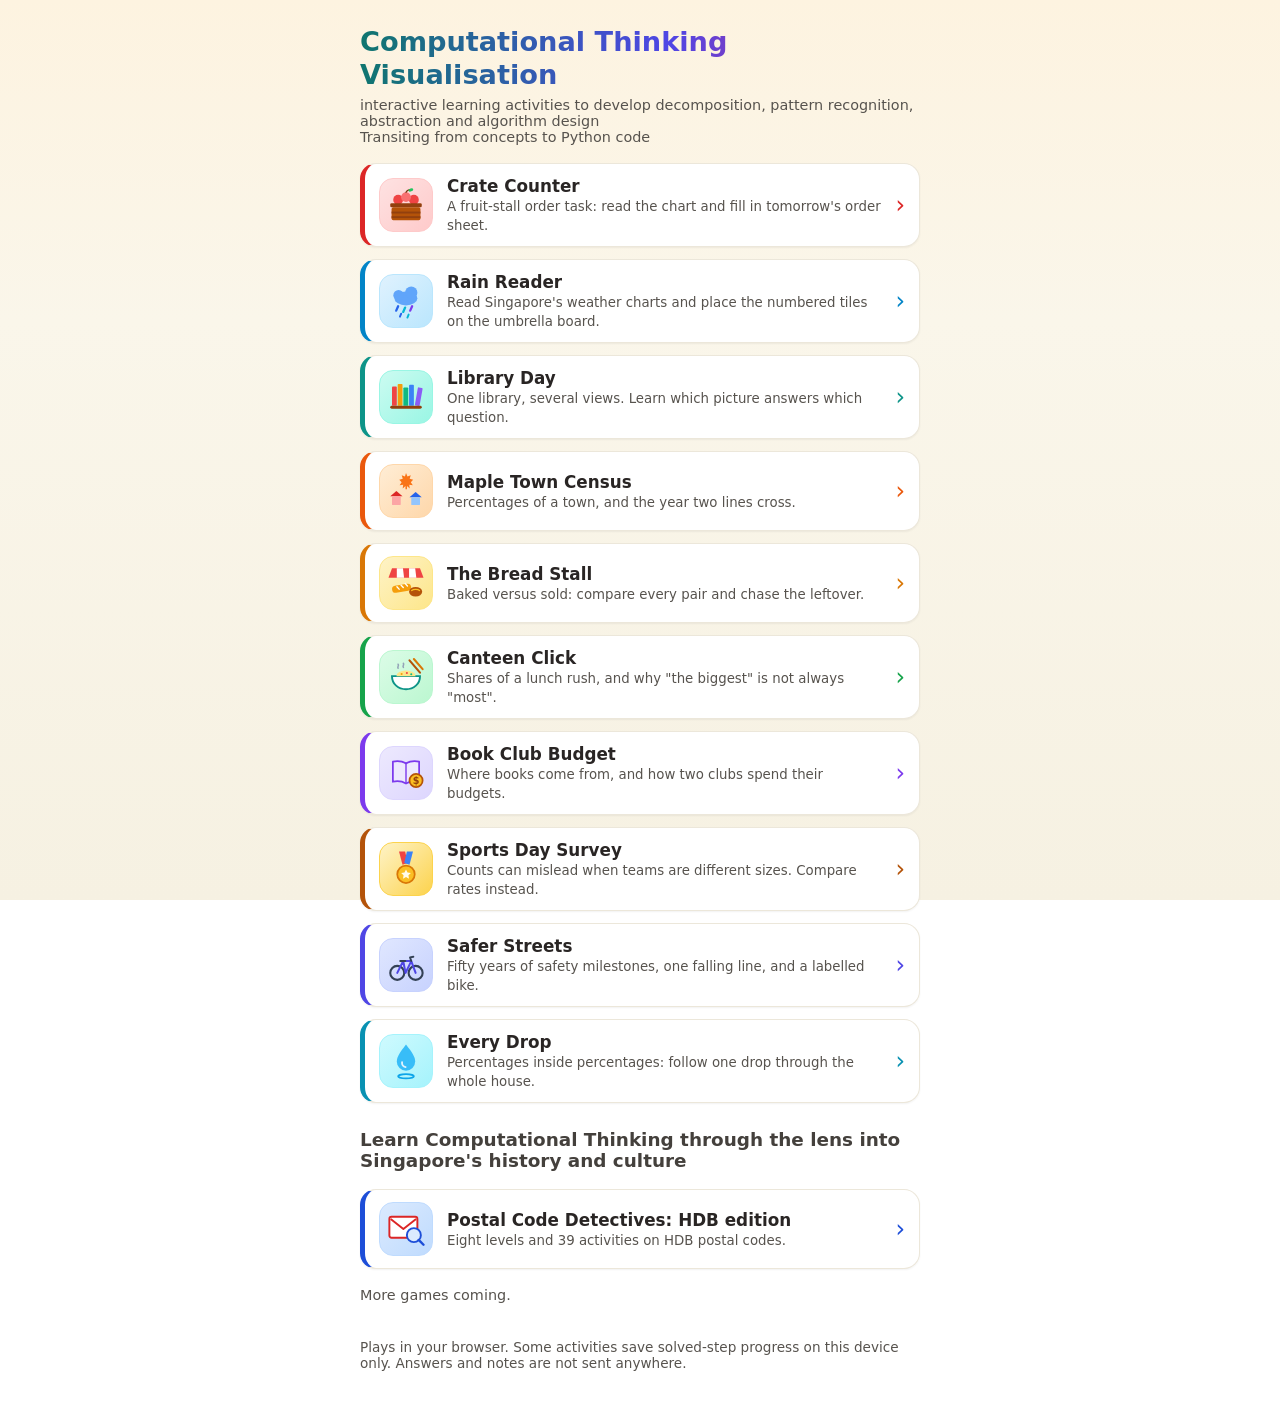
<file: index.html>
<!doctype html>
<html lang="en">
<head>
<meta charset="utf-8">
<meta name="viewport" content="width=device-width, initial-scale=1">
<title>Computational Thinking Visualisation - interactive learning activities</title>
<meta name="description" content="Computational Thinking Visualisation - interactive learning activities to develop decomposition, pattern recognition, abstraction and algorithm design. Transiting from concepts to Python code">
<link rel="stylesheet" href="style.css">
</head>
<body>
<header><h1>Computational Thinking Visualisation</h1><p class="series">interactive learning activities to develop decomposition, pattern recognition, abstraction and algorithm design<br>Transiting from concepts to Python code</p></header>
<main>
<ul class="games">
<li><a class="game g-crate" href="crate-counter/"><span class="ico" aria-hidden="true"><svg viewBox="0 0 48 48" focusable="false"><circle cx="15" cy="18" r="5.6" fill="#ef4444"/><circle cx="33" cy="18" r="5.6" fill="#ef4444"/><circle cx="24" cy="15" r="5.6" fill="#f87171"/><path d="M24 9.4c.8-1.8 2.4-2.8 4.2-3" fill="none" stroke="#78350f" stroke-width="1.6" stroke-linecap="round"/><ellipse cx="29.6" cy="6.8" rx="2.8" ry="1.7" fill="#22c55e" transform="rotate(-18 29.6 6.8)"/><rect x="6" y="22" width="36" height="4.5" rx="1.5" fill="#92400e"/><rect x="7.5" y="26.5" width="33" height="15" rx="2" fill="#b45309"/><rect x="7.5" y="31.5" width="33" height="2.2" fill="#92400e"/><rect x="7.5" y="36.8" width="33" height="2.2" fill="#92400e"/></svg></span><span><b>Crate Counter</b><small>A fruit-stall order task: read the chart and fill in tomorrow's order sheet.</small></span></a></li>
<li><a class="game g-rain" href="rain-reader/"><span class="ico" aria-hidden="true"><svg viewBox="0 0 48 48" focusable="false"><g fill="#60a5fa"><ellipse cx="24" cy="21" rx="13" ry="8"/><circle cx="15.5" cy="17.5" r="6"/><circle cx="30" cy="14.5" r="7"/></g><path d="M15 30l-2.2 5" stroke="#2563eb" stroke-width="2.6" stroke-linecap="round"/><path d="M23 31.5l-2.2 5" stroke="#06b6d4" stroke-width="2.6" stroke-linecap="round"/><path d="M31 30l-2.2 5" stroke="#7c3aed" stroke-width="2.6" stroke-linecap="round"/><path d="M18.5 38.5l-1.4 3.4" stroke="#2563eb" stroke-width="2.2" stroke-linecap="round"/><path d="M27 39.5l-1.4 3.4" stroke="#06b6d4" stroke-width="2.2" stroke-linecap="round"/></svg></span><span><b>Rain Reader</b><small>Read Singapore's weather charts and place the numbered tiles on the umbrella board.</small></span></a></li>
<li><a class="game g-library" href="chart-detectives.html#/g/library"><span class="ico" aria-hidden="true"><svg viewBox="0 0 48 48" focusable="false"><rect x="8" y="12" width="5.5" height="22" rx="1" fill="#ef4444"/><rect x="14.5" y="9" width="5.5" height="25" rx="1" fill="#f59e0b"/><rect x="21" y="13" width="5.5" height="21" rx="1" fill="#10b981"/><rect x="27.5" y="10" width="5.5" height="24" rx="1" fill="#3b82f6"/><rect x="34" y="13" width="5.5" height="21" rx="1" fill="#8b5cf6" transform="rotate(10 36.7 34)"/><rect x="6" y="34" width="36" height="3.4" rx="1.7" fill="#92400e"/></svg></span><span><b>Library Day</b><small>One library, several views. Learn which picture answers which question.</small></span></a></li>
<li><a class="game g-census" href="chart-detectives.html#/g/census"><span class="ico" aria-hidden="true"><svg viewBox="0 0 48 48" focusable="false"><path d="M24 3.5l1.7 3.9 3.7-1.3-1.2 4 4 .9-2.7 3 2.3 3.3-4.1-.4.6 4.1-3.2-2.7v3.6h-1.7v-3.6l-3.2 2.7.6-4.1-4.1.4 2.3-3.3-2.7-3 4-.9-1.2-4 3.7 1.3z" fill="#f97316"/><path d="M6 30l7-6 7 6z" fill="#dc2626"/><rect x="8" y="30" width="10" height="10" rx="1" fill="#fca5a5"/><path d="M28 31l7-6 7 6z" fill="#2563eb"/><rect x="30" y="31" width="10" height="9" rx="1" fill="#93c5fd"/></svg></span><span><b>Maple Town Census</b><small>Percentages of a town, and the year two lines cross.</small></span></a></li>
<li><a class="game g-bakery" href="chart-detectives.html#/g/bakery"><span class="ico" aria-hidden="true"><svg viewBox="0 0 48 48" focusable="false"><path d="M8 7h32l4 11H4z" fill="#ef4444"/><path d="M13.5 7h7l1.3 11h-8.3zM27.5 7h7l1.3 11h-8.3z" fill="#fff"/><rect x="8" y="26" width="22" height="8" rx="4" fill="#f59e0b" transform="rotate(-10 19 30)"/><path d="M14 27.5l2 3M19 26.5l2 3M24 25.5l2 3" stroke="#fff" stroke-width="1.6" stroke-linecap="round" transform="rotate(-10 19 30)"/><ellipse cx="35" cy="34" rx="7.5" ry="5.5" fill="#b45309"/><path d="M30.5 32.5c2-1.5 7-1.5 9 0" stroke="#fbbf24" stroke-width="1.5" fill="none" stroke-linecap="round"/></svg></span><span><b>The Bread Stall</b><small>Baked versus sold: compare every pair and chase the leftover.</small></span></a></li>
<li><a class="game g-canteen" href="chart-detectives.html#/g/canteen"><span class="ico" aria-hidden="true"><svg viewBox="0 0 48 48" focusable="false"><path d="M8 23h32c0 9-7.2 15-16 15S8 32 8 23z" fill="#fff" stroke="#0d9488" stroke-width="2.2"/><path d="M13 23a11 6.5 0 0 1 22 0z" fill="#fde68a"/><circle cx="19" cy="20.5" r="1.2" fill="#f59e0b"/><circle cx="25" cy="19.5" r="1.2" fill="#ef4444"/><circle cx="30" cy="20.8" r="1.2" fill="#10b981"/><line x1="28" y1="5" x2="40" y2="19" stroke="#b45309" stroke-width="2.4" stroke-linecap="round"/><line x1="33" y1="3.5" x2="43" y2="15" stroke="#d97706" stroke-width="2.4" stroke-linecap="round"/><path d="M15 14c-1.4-1.8 1.4-2.8 0-4.6M21 13c-1.4-1.8 1.4-2.8 0-4.6" stroke="#94a3b8" stroke-width="1.8" fill="none" stroke-linecap="round"/></svg></span><span><b>Canteen Click</b><small>Shares of a lunch rush, and why &quot;the biggest&quot; is not always &quot;most&quot;.</small></span></a></li>
<li><a class="game g-books" href="chart-detectives.html#/g/weather"><span class="ico" aria-hidden="true"><svg viewBox="0 0 48 48" focusable="false"><path d="M24 13c-4.5-2.6-9.5-3.2-15-2v23c5.5-1.2 10.5-.6 15 2 4.5-2.6 9.5-3.2 15-2V11c-5.5-1.2-10.5-.6-15 2z" fill="#ede9fe" stroke="#7c3aed" stroke-width="2" stroke-linejoin="round"/><line x1="24" y1="13" x2="24" y2="36" stroke="#7c3aed" stroke-width="1.6"/><circle cx="35.5" cy="32.5" r="7.5" fill="#fbbf24" stroke="#b45309" stroke-width="2"/><text x="35.5" y="37" font-family="system-ui,sans-serif" font-size="11" font-weight="700" fill="#92400e" text-anchor="middle">$</text></svg></span><span><b>Book Club Budget</b><small>Where books come from, and how two clubs spend their budgets.</small></span></a></li>
<li><a class="game g-sports" href="chart-detectives.html#/g/sports"><span class="ico" aria-hidden="true"><svg viewBox="0 0 48 48" focusable="false"><path d="M16 4h7l3 13-6 2z" fill="#ef4444"/><path d="M32 4h-7l-3 13 6 2z" fill="#3b82f6"/><circle cx="24" cy="30" r="10" fill="#fbbf24" stroke="#d97706" stroke-width="2"/><path d="M24 24.5l1.7 3.4 3.8.6-2.7 2.7.6 3.8-3.4-1.8-3.4 1.8.6-3.8-2.7-2.7 3.8-.6z" fill="#fffbeb"/></svg></span><span><b>Sports Day Survey</b><small>Counts can mislead when teams are different sizes. Compare rates instead.</small></span></a></li>
<li><a class="game g-streets" href="chart-detectives.html#/g/streets"><span class="ico" aria-hidden="true"><svg viewBox="0 0 48 48" focusable="false" fill="none"><circle cx="14" cy="33" r="8" stroke="#334155" stroke-width="2.4"/><circle cx="35" cy="33" r="8" stroke="#334155" stroke-width="2.4"/><path d="M14 33l6.8-13.5H30L35 33M23.5 33l-2.7-13.5M30 19.5L23.5 33" stroke="#4f46e5" stroke-width="2.3" stroke-linecap="round" stroke-linejoin="round"/><path d="M17.5 19.5h5.5" stroke="#334155" stroke-width="2.4" stroke-linecap="round"/><path d="M30 19.5l-1.4-4.2 3.8-.8" stroke="#334155" stroke-width="2.2" stroke-linecap="round" stroke-linejoin="round"/></svg></span><span><b>Safer Streets</b><small>Fifty years of safety milestones, one falling line, and a labelled bike.</small></span></a></li>
<li><a class="game g-water" href="chart-detectives.html#/g/water"><span class="ico" aria-hidden="true"><svg viewBox="0 0 48 48" focusable="false"><path d="M24 5c6.5 8.5 10.5 13.8 10.5 19.5a10.5 10.5 0 0 1-21 0C13.5 18.8 17.5 13.5 24 5z" fill="#38bdf8"/><path d="M19.5 25.5a5 5 0 0 0 4 5.5" stroke="#e0f2fe" stroke-width="2.2" fill="none" stroke-linecap="round"/><ellipse cx="24" cy="41.5" rx="9" ry="2.4" fill="none" stroke="#0ea5e9" stroke-width="2"/></svg></span><span><b>Every Drop</b><small>Percentages inside percentages: follow one drop through the whole house.</small></span></a></li>
</ul>
<section aria-labelledby="sg-heading">
<h2 id="sg-heading" class="sg-heading">Learn Computational Thinking through the lens into Singapore's history and culture</h2>
<ul class="games">
<li><a class="game g-postal" href="https://files.instinct.com/cqdwir6bptwk-postal-code-detectives-hdb-edition"><span class="ico" aria-hidden="true"><svg viewBox="0 0 48 48" focusable="false"><rect x="5" y="10" width="32" height="24" rx="2.5" fill="#fff" stroke="#dc2626" stroke-width="2.2"/><path d="M6.5 12.5L21 24l14.5-11.5" fill="none" stroke="#dc2626" stroke-width="2.2" stroke-linejoin="round"/><circle cx="33" cy="31" r="8" fill="#dbeafe" stroke="#1d4ed8" stroke-width="2.2"/><line x1="38.5" y1="36.5" x2="44" y2="42" stroke="#1d4ed8" stroke-width="2.8" stroke-linecap="round"/></svg></span><span><b>Postal Code Detectives: HDB edition</b><small>Eight levels and 39 activities on HDB postal codes.</small></span></a></li>
</ul>
</section>
<p class="soon">More games coming.</p>
</main>
<footer><p>Plays in your browser. Some activities save solved-step progress on this device only. Answers and notes are not sent anywhere.</p></footer>
</body>
</html>
</file>
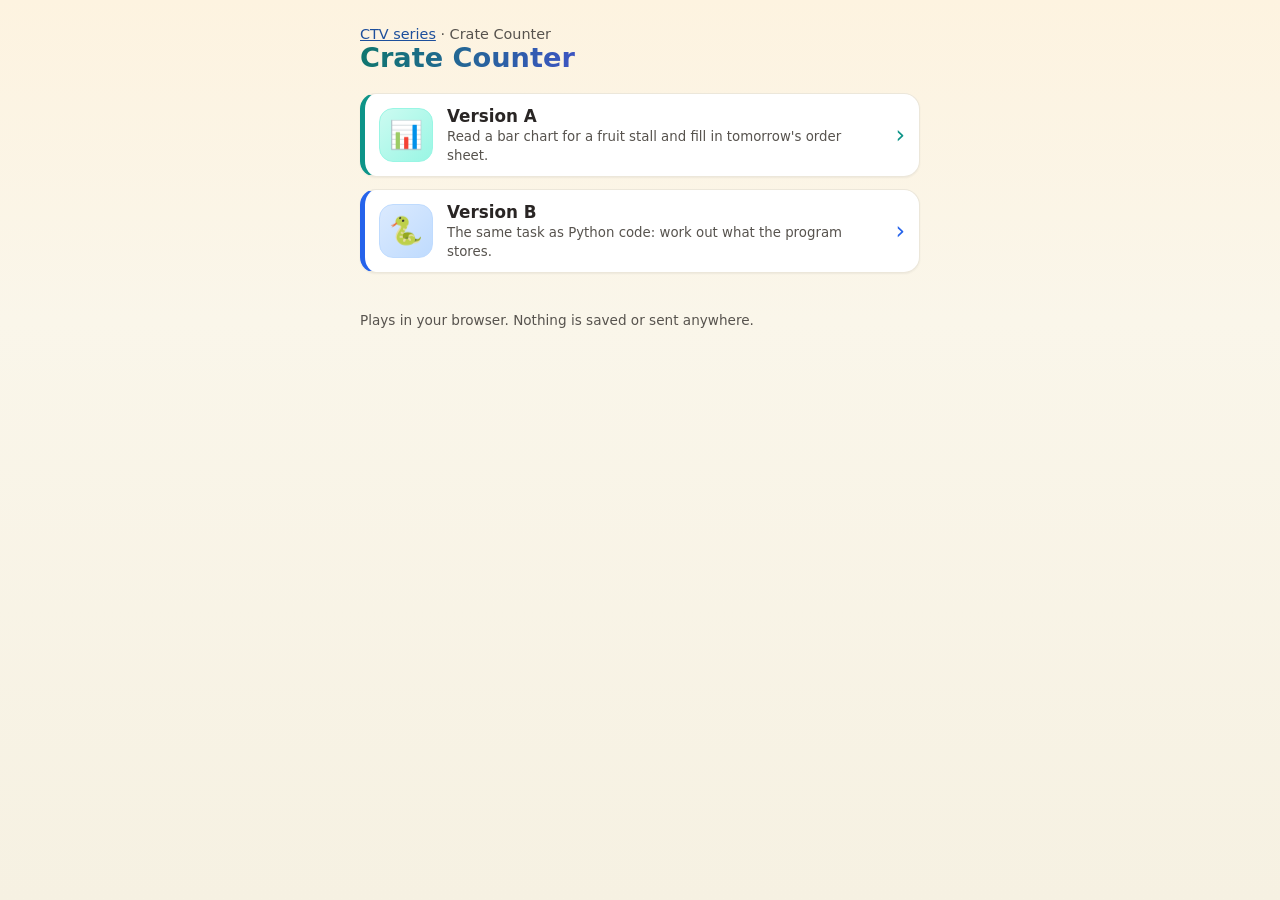
<file: crate-counter/index.html>
<!doctype html>
<html lang="en">
<head>
<meta charset="utf-8">
<meta name="viewport" content="width=device-width, initial-scale=1">
<title>Crate Counter - CTV</title>
<meta name="description" content="Crate Counter, a CTV activity. Version A uses a bar chart, version B uses Python code.">
<link rel="stylesheet" href="../style.css">
</head>
<body>
<header><p class="series"><a href="../">CTV series</a> &middot; Crate Counter</p><h1>Crate Counter</h1></header>
<main>
<ul class="games">
<li><a class="game g-visual" href="a/"><span class="ico" aria-hidden="true">📊</span><span><b>Version A</b><small>Read a bar chart for a fruit stall and fill in tomorrow's order sheet.</small></span></a></li>
<li><a class="game g-python" href="b/"><span class="ico" aria-hidden="true">🐍</span><span><b>Version B</b><small>The same task as Python code: work out what the program stores.</small></span></a></li>
</ul>
</main>
<footer><p>Plays in your browser. Nothing is saved or sent anywhere.</p></footer>
</body>
</html>
</file>
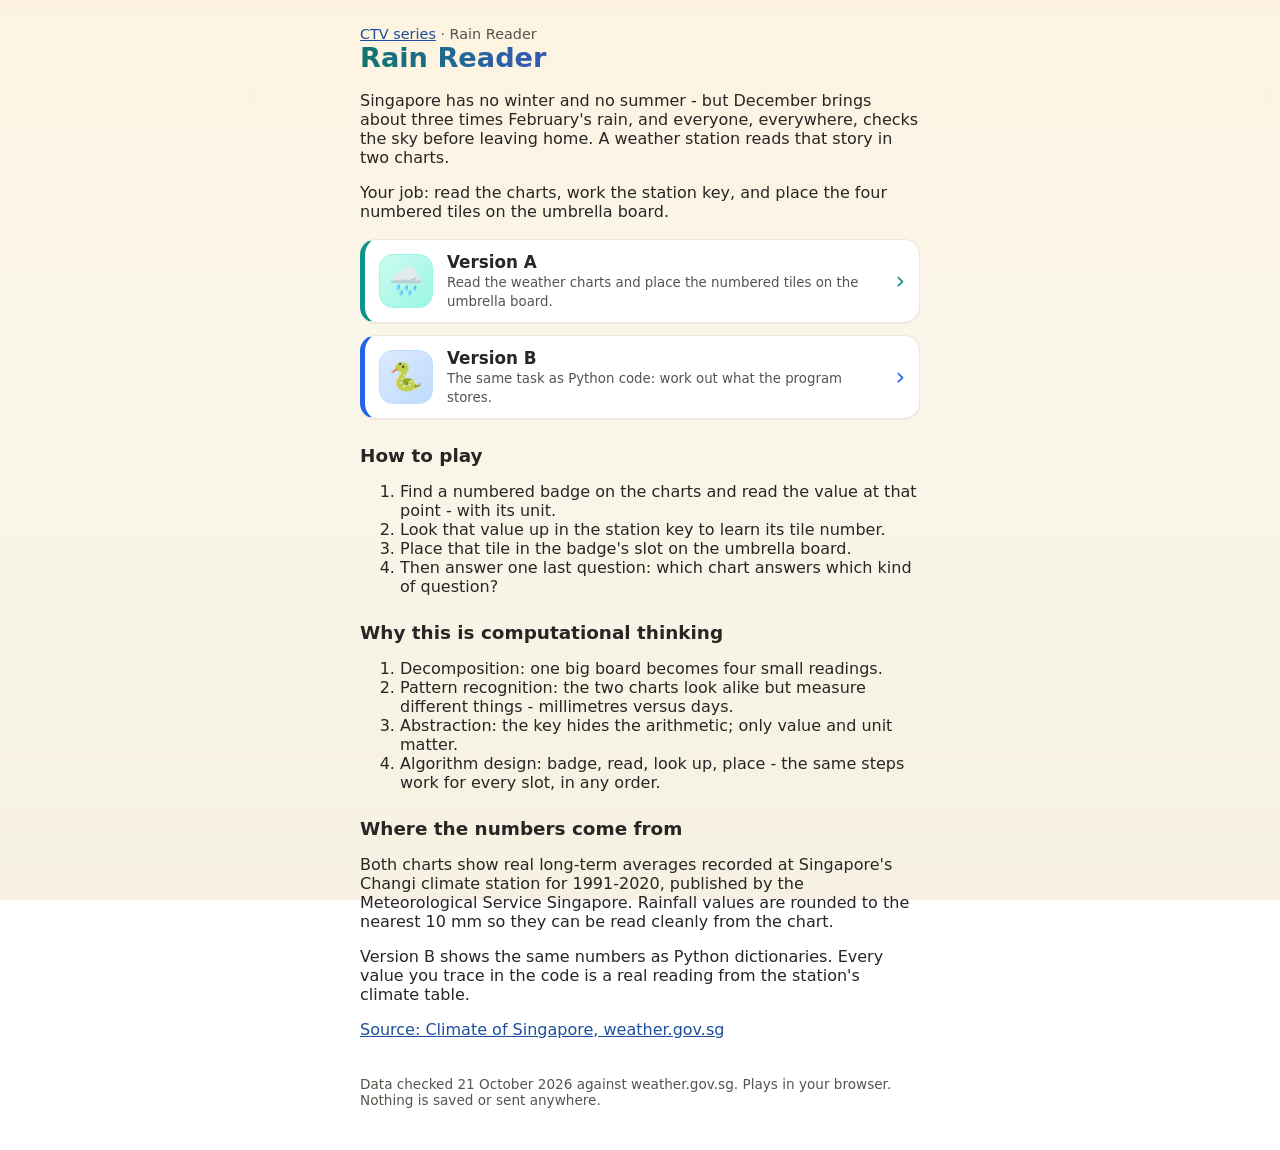
<file: rain-reader/index.html>
<!doctype html>
<html lang="en">
<head>
<meta charset="utf-8">
<meta name="viewport" content="width=device-width, initial-scale=1">
<title>Rain Reader - CTV</title>
<meta name="description" content="Rain Reader, a CTV activity. Version A reads weather charts, version B reads the same task as Python code.">
<link rel="stylesheet" href="../style.css">
</head>
<body>
<header><p class="series"><a href="../">CTV series</a> &middot; Rain Reader</p><h1>Rain Reader</h1></header>
<main>
<p>Singapore has no winter and no summer - but December brings about three times February's rain, and everyone, everywhere, checks the sky before leaving home. A weather station reads that story in two charts.</p>
<p>Your job: read the charts, work the station key, and place the four numbered tiles on the umbrella board.</p>
<ul class="games">
<li><a class="game g-visual" href="a/"><span class="ico" aria-hidden="true">🌧️</span><span><b>Version A</b><small>Read the weather charts and place the numbered tiles on the umbrella board.</small></span></a></li>
<li><a class="game g-python" href="b/"><span class="ico" aria-hidden="true">🐍</span><span><b>Version B</b><small>The same task as Python code: work out what the program stores.</small></span></a></li>
</ul>
<section aria-labelledby="rr-how">
<h2 id="rr-how" style="font-size:1.15rem;margin:26px 0 0">How to play</h2>
<ol>
<li>Find a numbered badge on the charts and read the value at that point - with its unit.</li>
<li>Look that value up in the station key to learn its tile number.</li>
<li>Place that tile in the badge's slot on the umbrella board.</li>
<li>Then answer one last question: which chart answers which kind of question?</li>
</ol>
</section>
<section aria-labelledby="rr-why">
<h2 id="rr-why" style="font-size:1.15rem;margin:26px 0 0">Why this is computational thinking</h2>
<ol>
<li>Decomposition: one big board becomes four small readings.</li>
<li>Pattern recognition: the two charts look alike but measure different things - millimetres versus days.</li>
<li>Abstraction: the key hides the arithmetic; only value and unit matter.</li>
<li>Algorithm design: badge, read, look up, place - the same steps work for every slot, in any order.</li>
</ol>
</section>
<section aria-labelledby="rr-data">
<h2 id="rr-data" style="font-size:1.15rem;margin:26px 0 0">Where the numbers come from</h2>
<p>Both charts show real long-term averages recorded at Singapore's Changi climate station for 1991-2020, published by the Meteorological Service Singapore. Rainfall values are rounded to the nearest 10 mm so they can be read cleanly from the chart.</p>
<p>Version B shows the same numbers as Python dictionaries. Every value you trace in the code is a real reading from the station's climate table.</p>
<p><a href="https://www.weather.gov.sg/climate-climate-of-singapore/">Source: Climate of Singapore, weather.gov.sg</a></p>
</section>
</main>
<footer><p>Data checked 21 October 2026 against weather.gov.sg. Plays in your browser. Nothing is saved or sent anywhere.</p></footer>
</body>
</html>
</file>
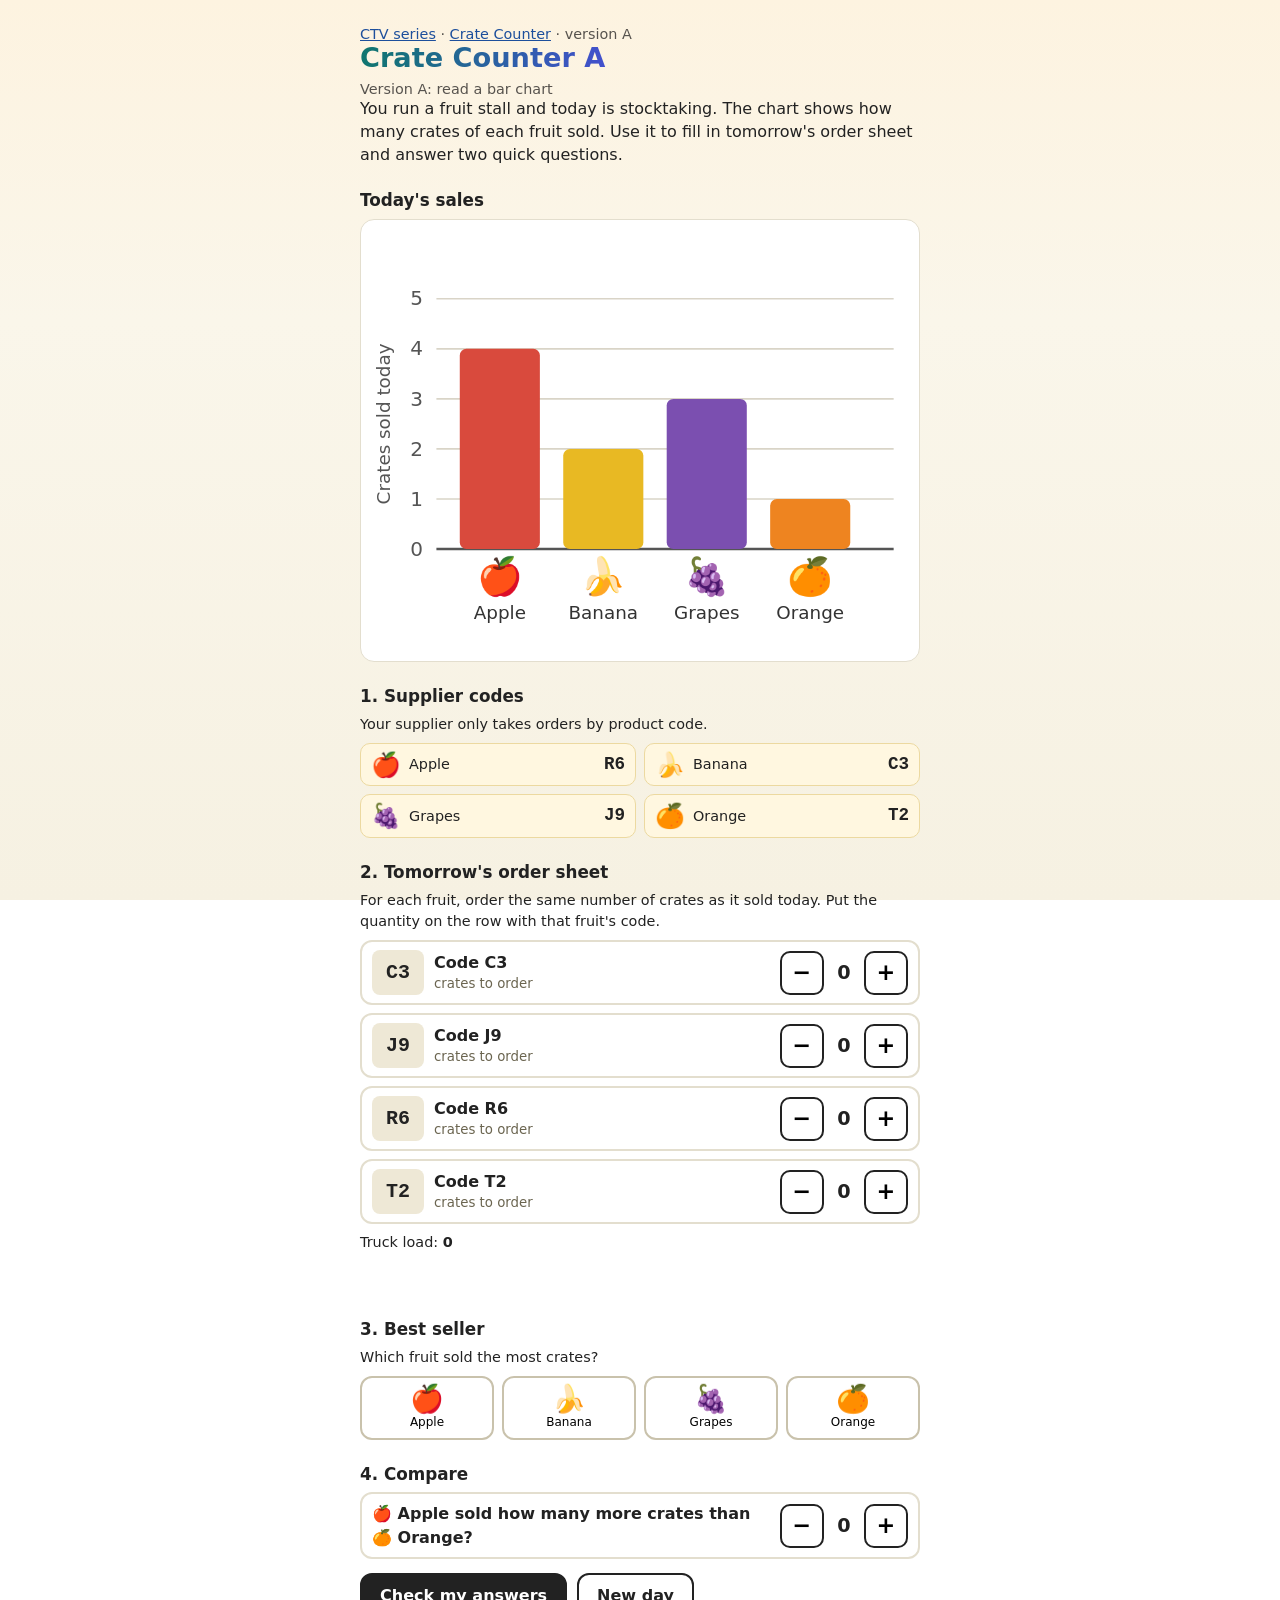
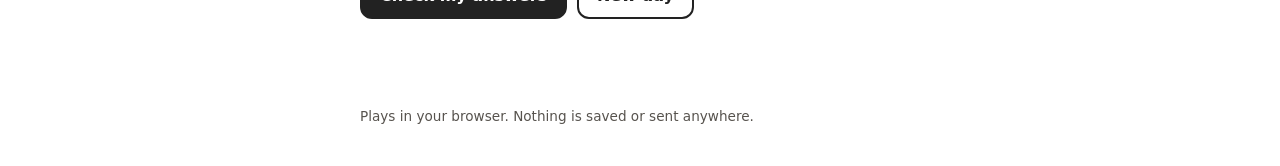
<file: crate-counter/a/index.html>
<!doctype html>
<html lang="en">
<head>
<meta charset="utf-8">
<meta name="viewport" content="width=device-width, initial-scale=1">
<title>Crate Counter A - CTV</title>
<meta name="description" content="Read the bar chart and fill in the order sheet. Version A of Crate Counter, a CTV activity.">
<link rel="stylesheet" href="../../style.css">
</head>
<body>
<header><p class="series"><a href="../../">CTV series</a> &middot; <a href="../">Crate Counter</a> &middot; version A</p><h1>Crate Counter A</h1><p class="series">Version A: read a bar chart</p></header>
<main><div id="game"></div></main>
<footer><p>Plays in your browser. Nothing is saved or sent anywhere.</p></footer>
<script type="module">
import { mount } from '../game.js';
mount(document.getElementById('game'), { variant: 'a' });
</script>
</body>
</html>
</file>
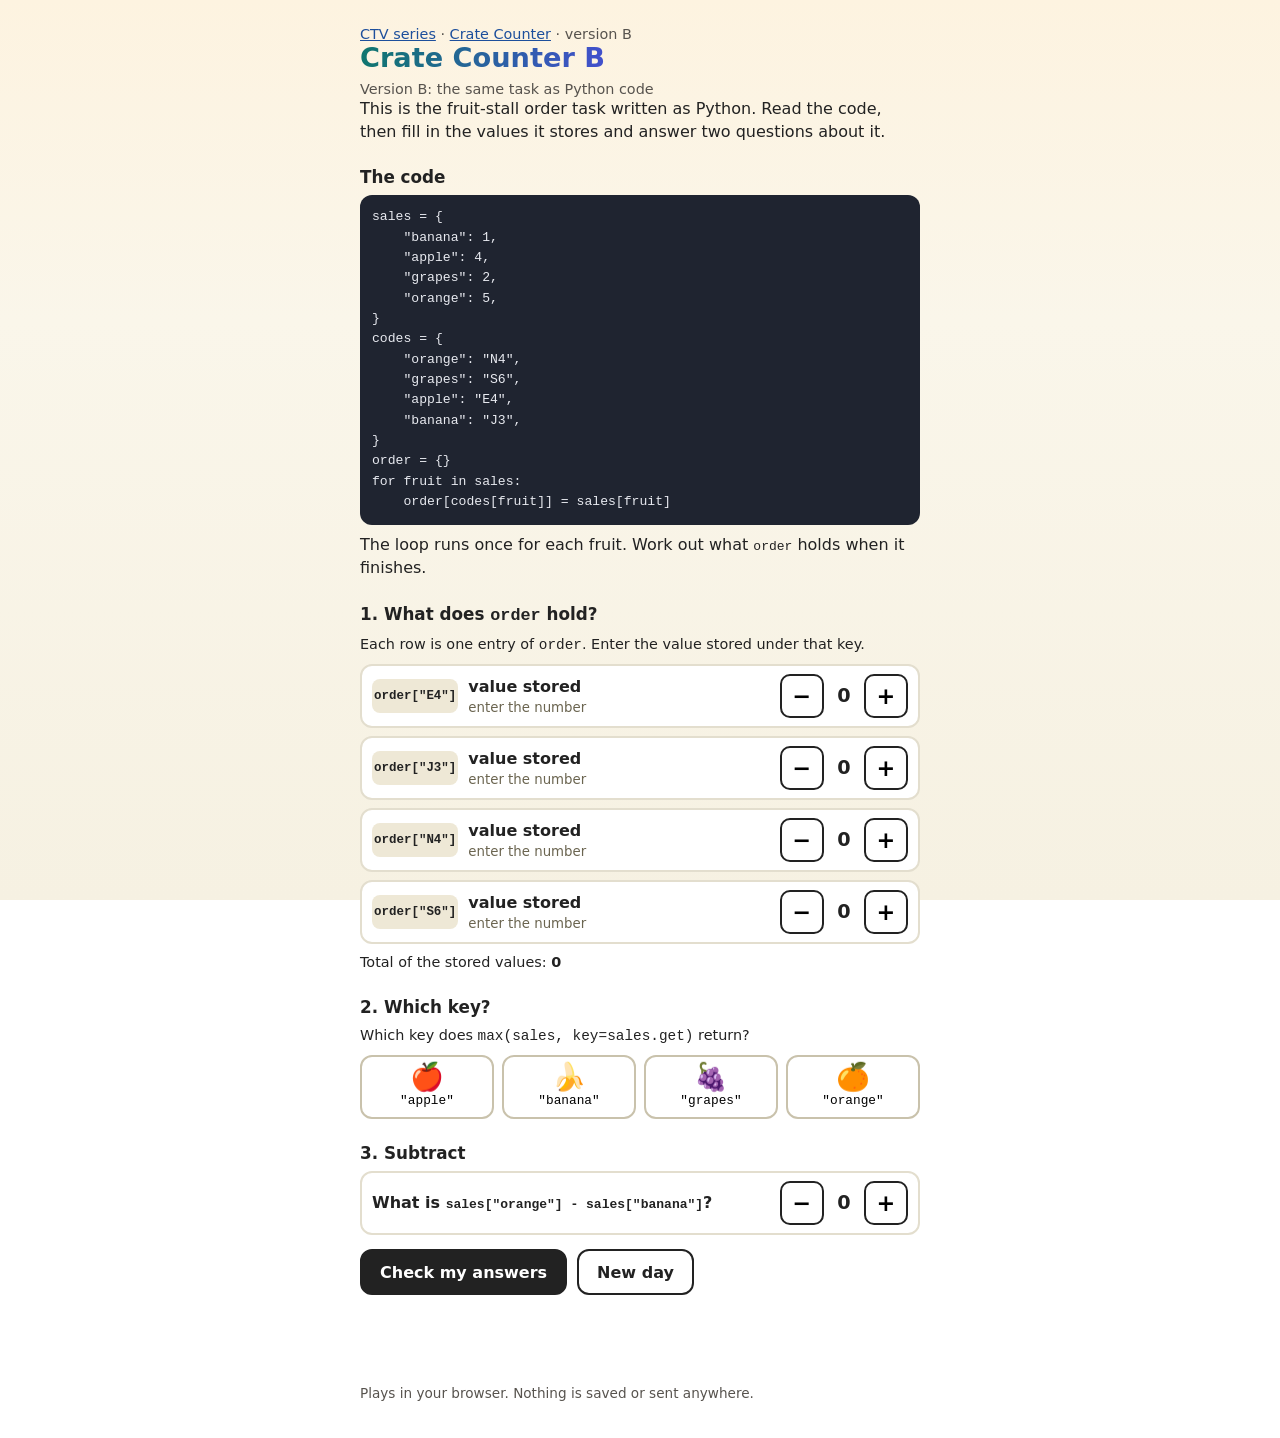
<file: crate-counter/b/index.html>
<!doctype html>
<html lang="en">
<head>
<meta charset="utf-8">
<meta name="viewport" content="width=device-width, initial-scale=1">
<title>Crate Counter B - CTV</title>
<meta name="description" content="Read Python code and work out what it stores. Version B of Crate Counter, a CTV activity.">
<link rel="stylesheet" href="../../style.css">
</head>
<body>
<header><p class="series"><a href="../../">CTV series</a> &middot; <a href="../">Crate Counter</a> &middot; version B</p><h1>Crate Counter B</h1><p class="series">Version B: the same task as Python code</p></header>
<main><div id="game"></div></main>
<footer><p>Plays in your browser. Nothing is saved or sent anywhere.</p></footer>
<script type="module">
import { mount } from '../game.js';
mount(document.getElementById('game'), { variant: 'b' });
</script>
</body>
</html>
</file>
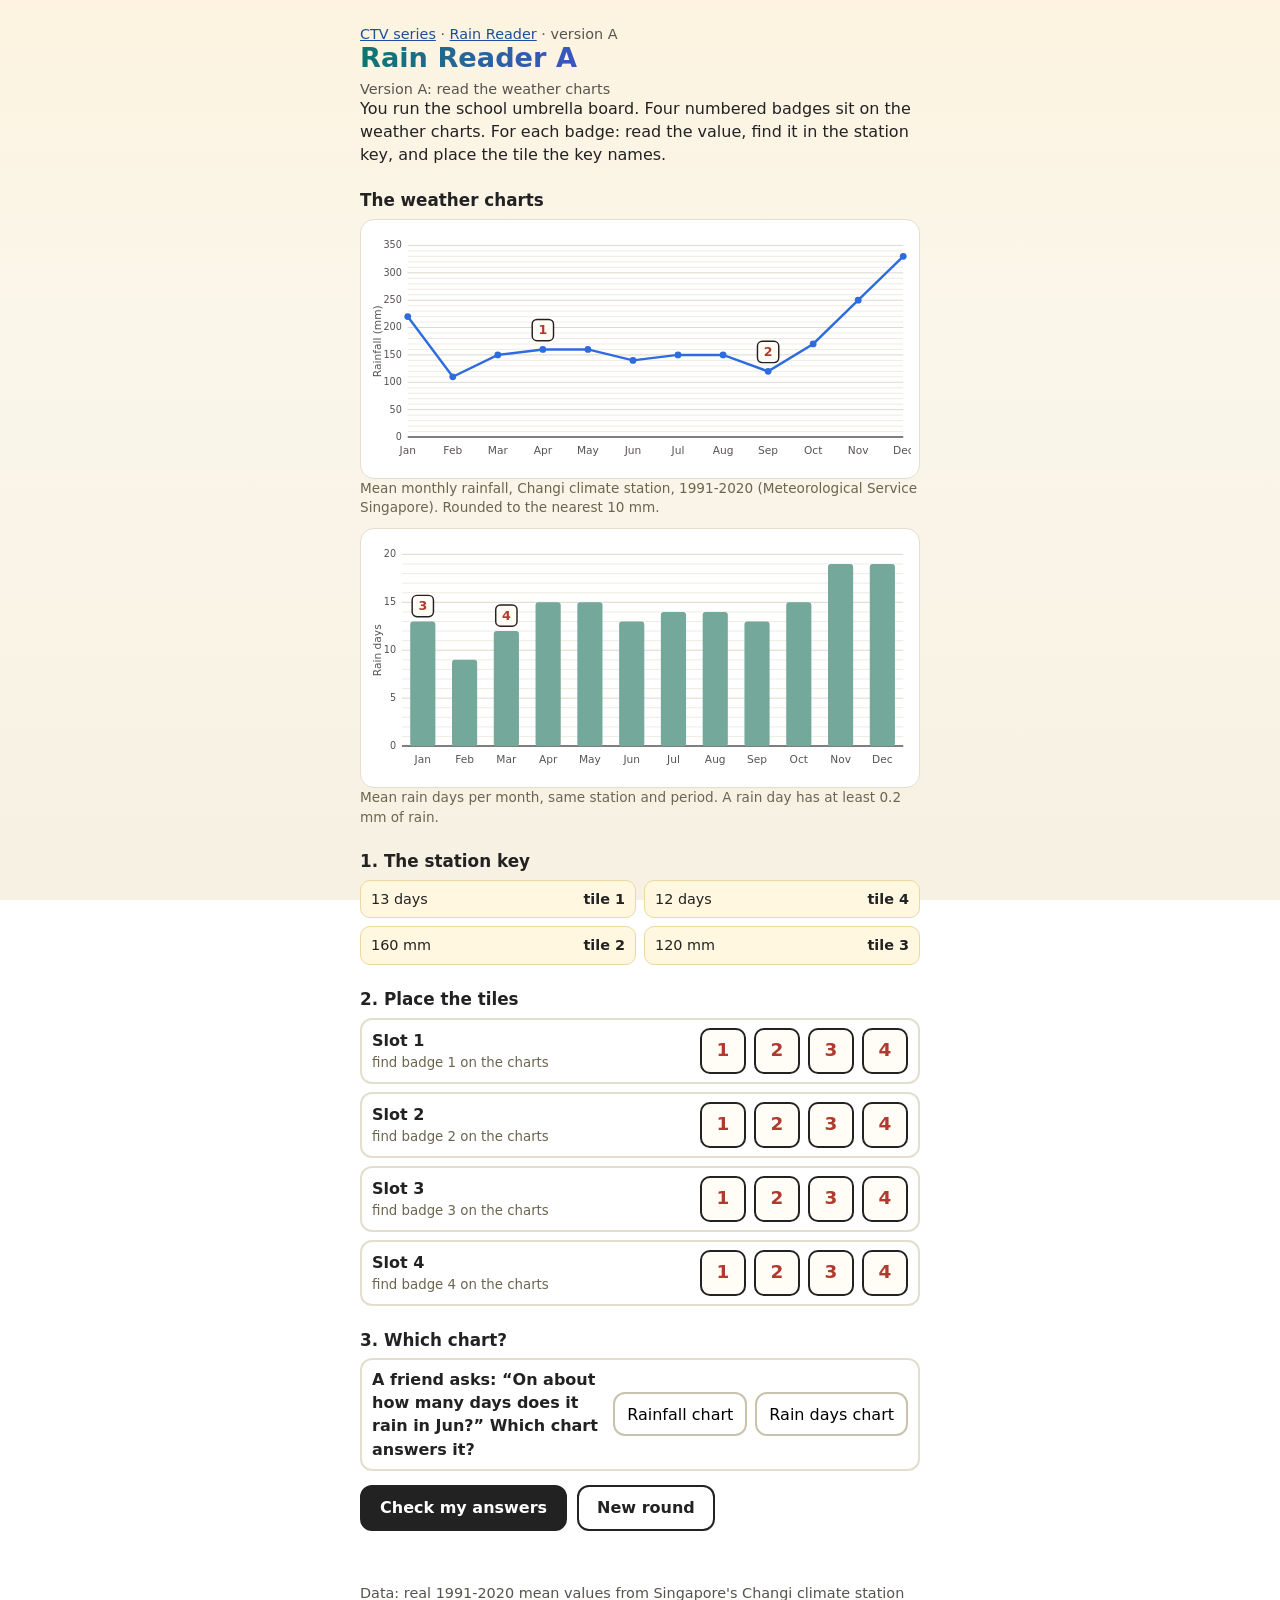
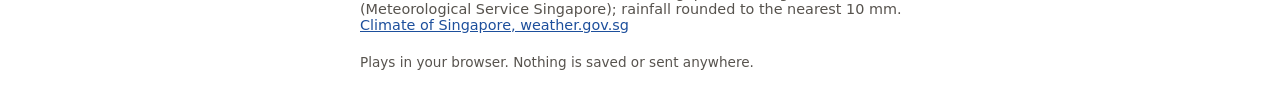
<file: rain-reader/a/index.html>
<!doctype html>
<html lang="en">
<head>
<meta charset="utf-8">
<meta name="viewport" content="width=device-width, initial-scale=1">
<title>Rain Reader A - CTV</title>
<meta name="description" content="Read the weather charts and place the tiles. Version A of Rain Reader, a CTV activity.">
<link rel="stylesheet" href="../../style.css">
</head>
<body>
<header><p class="series"><a href="../../">CTV series</a> &middot; <a href="../">Rain Reader</a> &middot; version A</p><h1>Rain Reader A</h1><p class="series">Version A: read the weather charts</p></header>
<main><div id="game"></div><p class="series" style="margin-top:18px">Data: real 1991-2020 mean values from Singapore's Changi climate station (Meteorological Service Singapore); rainfall rounded to the nearest 10 mm. <a href="https://www.weather.gov.sg/climate-climate-of-singapore/">Climate of Singapore, weather.gov.sg</a></p>
</main>
<footer><p>Plays in your browser. Nothing is saved or sent anywhere.</p></footer>
<script type="module">
import { mount } from '../game.js';
mount(document.getElementById('game'), { variant: 'a' });
</script>
</body>
</html>
</file>
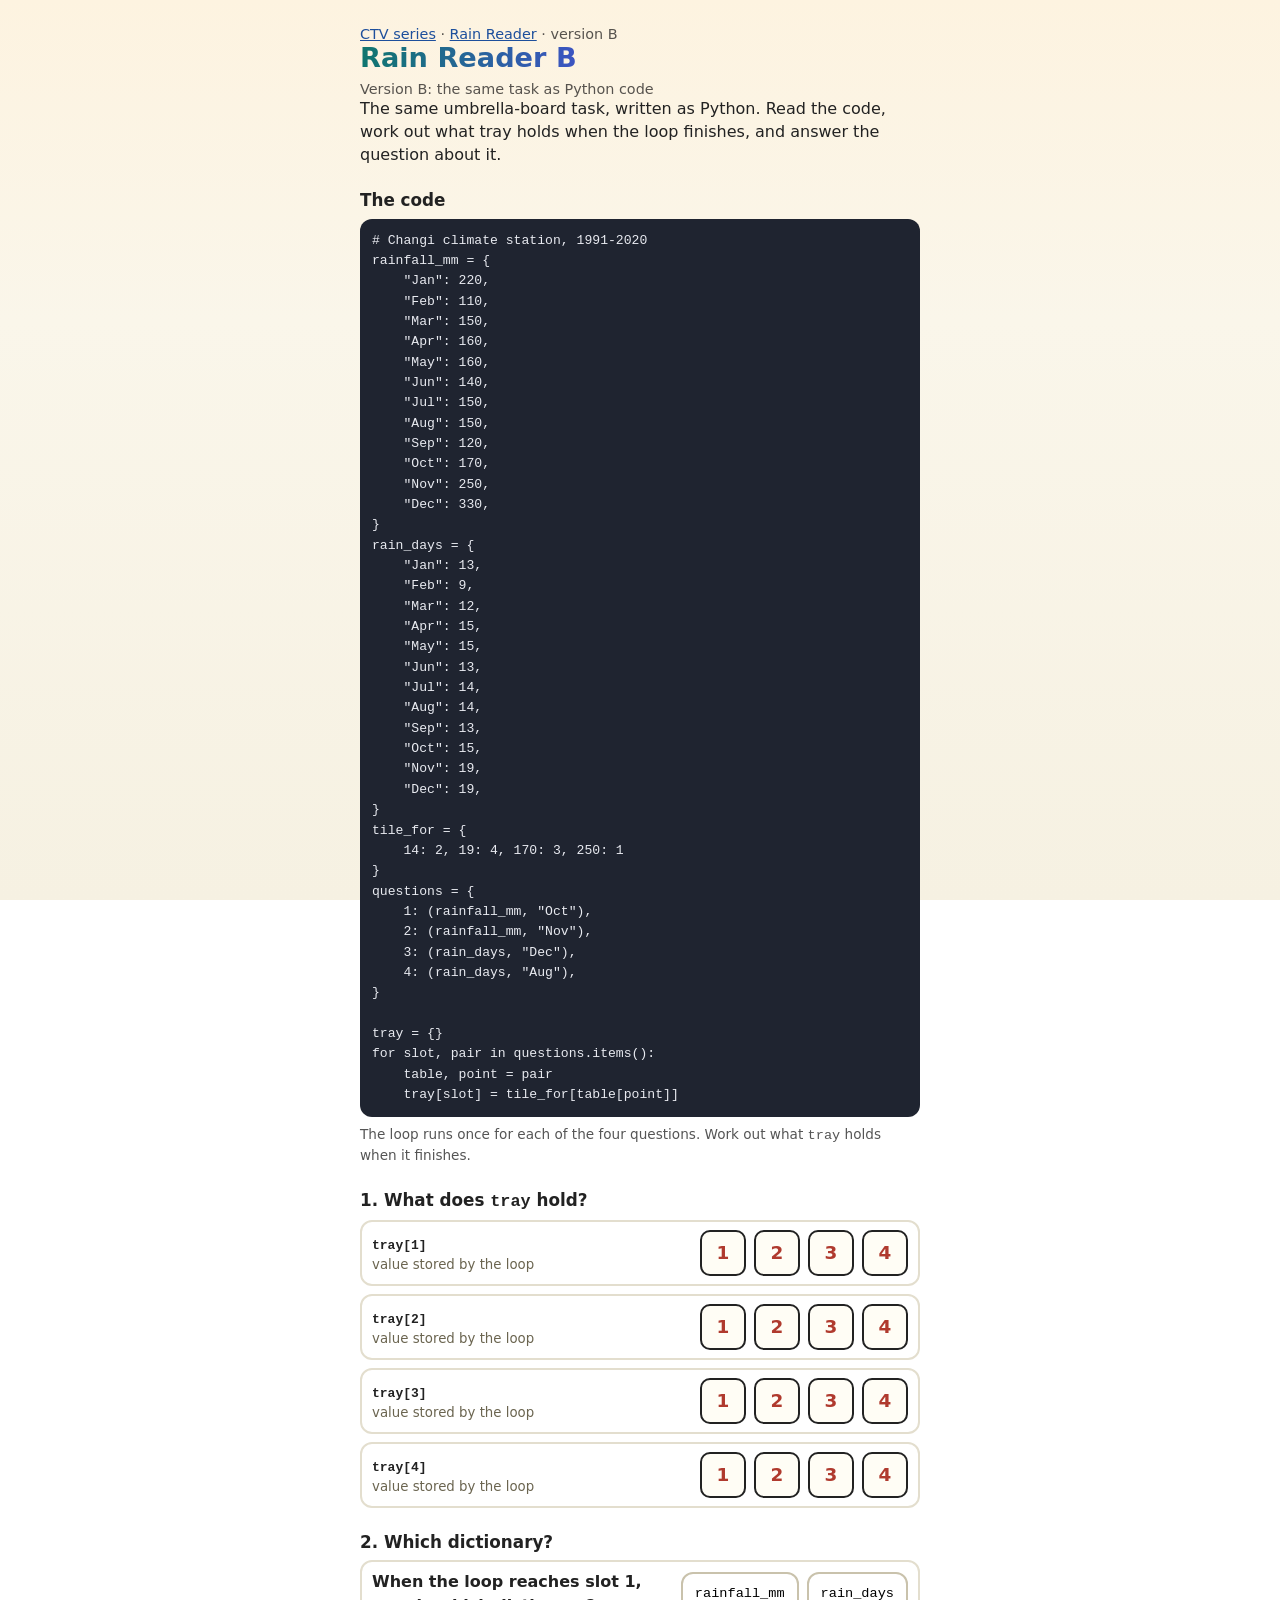
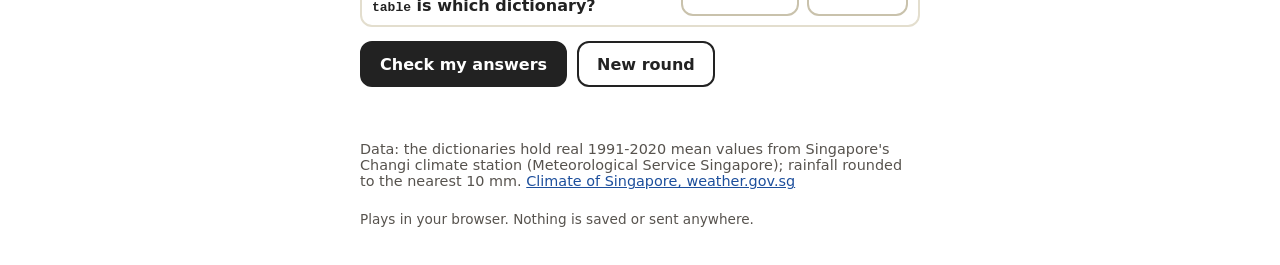
<file: rain-reader/b/index.html>
<!doctype html>
<html lang="en">
<head>
<meta charset="utf-8">
<meta name="viewport" content="width=device-width, initial-scale=1">
<title>Rain Reader B - CTV</title>
<meta name="description" content="Read Python code and work out what it stores. Version B of Rain Reader, a CTV activity.">
<link rel="stylesheet" href="../../style.css">
</head>
<body>
<header><p class="series"><a href="../../">CTV series</a> &middot; <a href="../">Rain Reader</a> &middot; version B</p><h1>Rain Reader B</h1><p class="series">Version B: the same task as Python code</p></header>
<main><div id="game"></div><p class="series" style="margin-top:18px">Data: the dictionaries hold real 1991-2020 mean values from Singapore's Changi climate station (Meteorological Service Singapore); rainfall rounded to the nearest 10 mm. <a href="https://www.weather.gov.sg/climate-climate-of-singapore/">Climate of Singapore, weather.gov.sg</a></p>
</main>
<footer><p>Plays in your browser. Nothing is saved or sent anywhere.</p></footer>
<script type="module">
import { mount } from '../game.js';
mount(document.getElementById('game'), { variant: 'b' });
</script>
</body>
</html>
</file>
<file: style.css>
:root { color-scheme: light; }
body { margin: 0; background: linear-gradient(180deg, #fdf3e0 0%, #faf6ea 320px, #f6f1e2 100%); background-attachment: fixed; font-family: system-ui, -apple-system, "Segoe UI", Roboto, sans-serif; color: #292524; }
header, main, footer { max-width: 560px; margin: 0 auto; padding: 0 16px; }
header { padding-top: 26px; }
h1 { margin: 0 0 6px; font-size: 1.7rem; line-height: 1.2; background: linear-gradient(92deg, #0f766e 0%, #4f46e5 55%, #db2777 100%); -webkit-background-clip: text; background-clip: text; color: transparent; }
.series { margin: 0; color: #57534e; font-size: .9rem; }
main { padding-bottom: 8px; }
footer { padding-bottom: 28px; color: #57534e; font-size: .85rem; }
a { color: #1d4f9c; }
.games { list-style: none; margin: 18px 0; padding: 0; display: grid; gap: 12px; }
.game {
  --accent: #64748b; --tint1: #f1f5f9; --tint2: #e2e8f0;
  display: flex; gap: 14px; align-items: center;
  background: #fff; border: 1px solid #ece7da; border-left: 5px solid var(--accent);
  border-radius: 16px; padding: 12px 14px; text-decoration: none; color: #292524; min-height: 44px;
  box-shadow: 0 1px 2px rgba(41, 37, 36, .06);
  transition: transform .15s ease, box-shadow .15s ease;
}
.game:hover { transform: translateY(-2px); box-shadow: 0 10px 22px -10px rgba(41, 37, 36, .35); }
.game .ico {
  flex: none; width: 52px; height: 52px; display: grid; place-items: center;
  border-radius: 14px; font-size: 1.7rem; line-height: 1;
  background: linear-gradient(135deg, var(--tint1), var(--tint2));
  border: 1px solid var(--tint2);
}
.game .ico svg { width: 42px; height: 42px; display: block; }
.game b { display: block; font-size: 1.05rem; }
.game small { color: #57534e; }
.game::after { content: "\203A"; margin-left: auto; flex: none; font-size: 1.5rem; line-height: 1; color: var(--accent); }
.game:focus-visible { outline: 3px solid #2d6cdf; outline-offset: 2px; }
.g-crate { --accent: #dc2626; --tint1: #fee2e2; --tint2: #fecaca; }
.g-rain { --accent: #0284c7; --tint1: #e0f2fe; --tint2: #bae6fd; }
.g-library { --accent: #0d9488; --tint1: #ccfbf1; --tint2: #99f6e4; }
.g-census { --accent: #ea580c; --tint1: #ffedd5; --tint2: #fed7aa; }
.g-bakery { --accent: #d97706; --tint1: #fef3c7; --tint2: #fde68a; }
.g-canteen { --accent: #16a34a; --tint1: #dcfce7; --tint2: #bbf7d0; }
.g-books { --accent: #7c3aed; --tint1: #ede9fe; --tint2: #ddd6fe; }
.g-sports { --accent: #b45309; --tint1: #fef3c7; --tint2: #fcd34d; }
.g-streets { --accent: #4f46e5; --tint1: #e0e7ff; --tint2: #c7d2fe; }
.g-water { --accent: #0891b2; --tint1: #cffafe; --tint2: #a5f3fc; }
.g-postal { --accent: #1d4ed8; --tint1: #dbeafe; --tint2: #bfdbfe; }
.g-visual { --accent: #0d9488; --tint1: #ccfbf1; --tint2: #99f6e4; }
.g-python { --accent: #2563eb; --tint1: #dbeafe; --tint2: #bfdbfe; }
.sg-heading { font-size: 1.15rem; margin: 26px 0 0; color: #44403c; }
.soon { color: #57534e; font-size: .9rem; }
</file>
